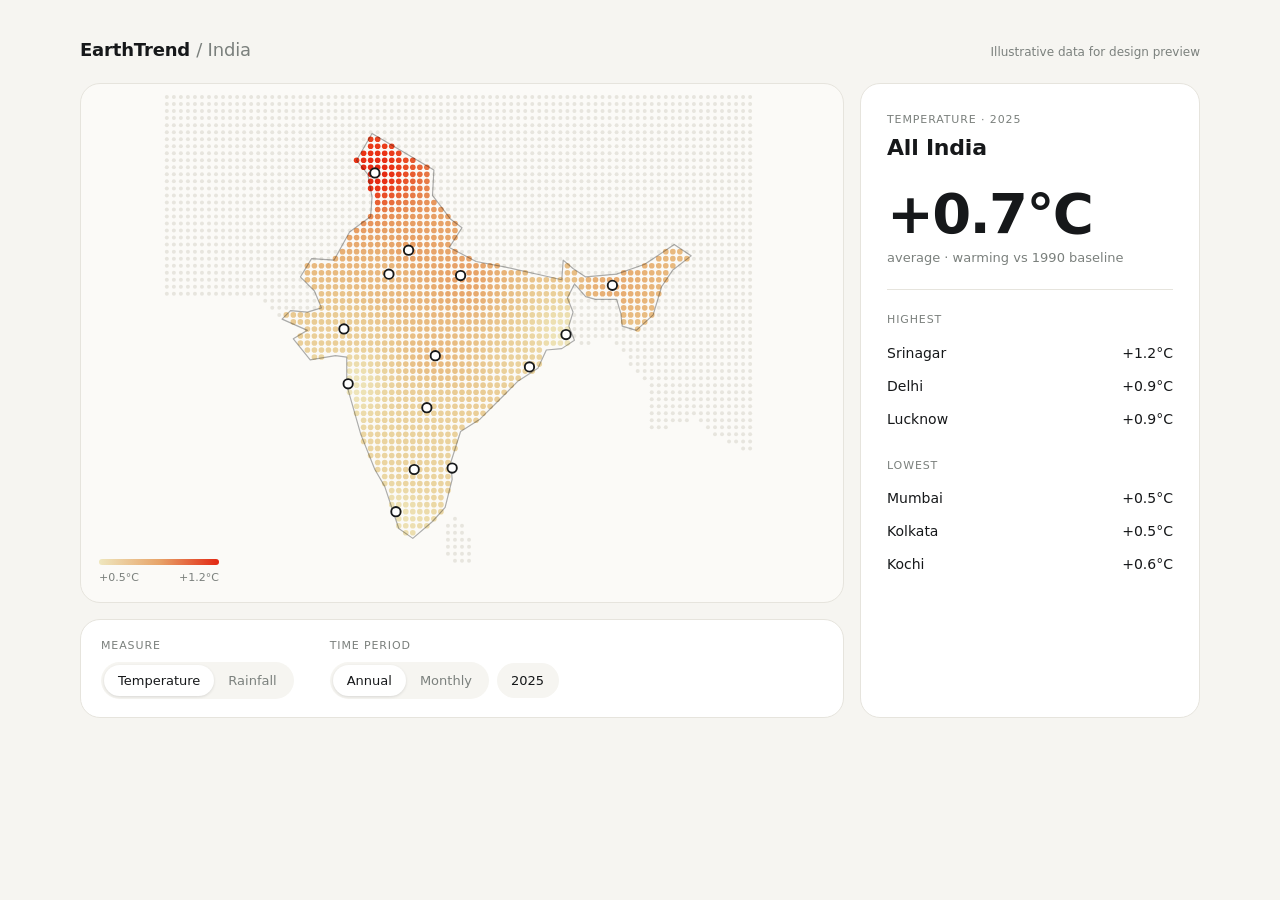
<file: src/index.html>
<!DOCTYPE html>
<html lang="en">
<head>
<meta charset="utf-8">
<meta name="viewport" content="width=device-width, initial-scale=1, viewport-fit=cover">
<title>EarthTrend · India</title>
<link rel="stylesheet" href="styles.css">
</head>
<body>
<div class="wrap">
<header><div class="brand">EarthTrend <span>/ India</span></div><div class="note">Illustrative data for design preview</div></header>
<main class="grid">
  <section class="card map" id="mapbox" aria-label="Map of India">
    <svg id="svg" viewBox="0 0 504 432" preserveAspectRatio="xMidYMid meet" role="img" aria-label="Dot map of India and surrounding area with regional trend markers"></svg>
    <div class="legend"><div class="bar" id="bar"></div><div><span id="lo"></span><span id="hi"></span></div></div>
  </section>
  <section class="card options" aria-label="Options">
    <div class="grp"><label>Measure</label><div class="seg" id="m"></div></div>
    <div class="grp"><label>Time period</label>
      <div class="ctl"><div class="seg" id="p"></div><select id="mo" aria-label="Month"></select><select id="yr" aria-label="Year"></select></div></div>
  </section>
  <aside class="card summary" aria-live="polite">
    <div><div class="kicker" id="k"></div><div class="title" id="t"></div></div>
    <div><div class="big" id="v"></div><div class="cap" id="c"></div></div>
    <div class="rank"></div>
    <div class="list" id="top"></div>
    <div class="list" id="low"></div>
    <button class="reset" id="reset">← Back to all India</button>
  </aside>
</main>
</div>
<script src="scripts.js"></script>
</body>
</html>
</file>
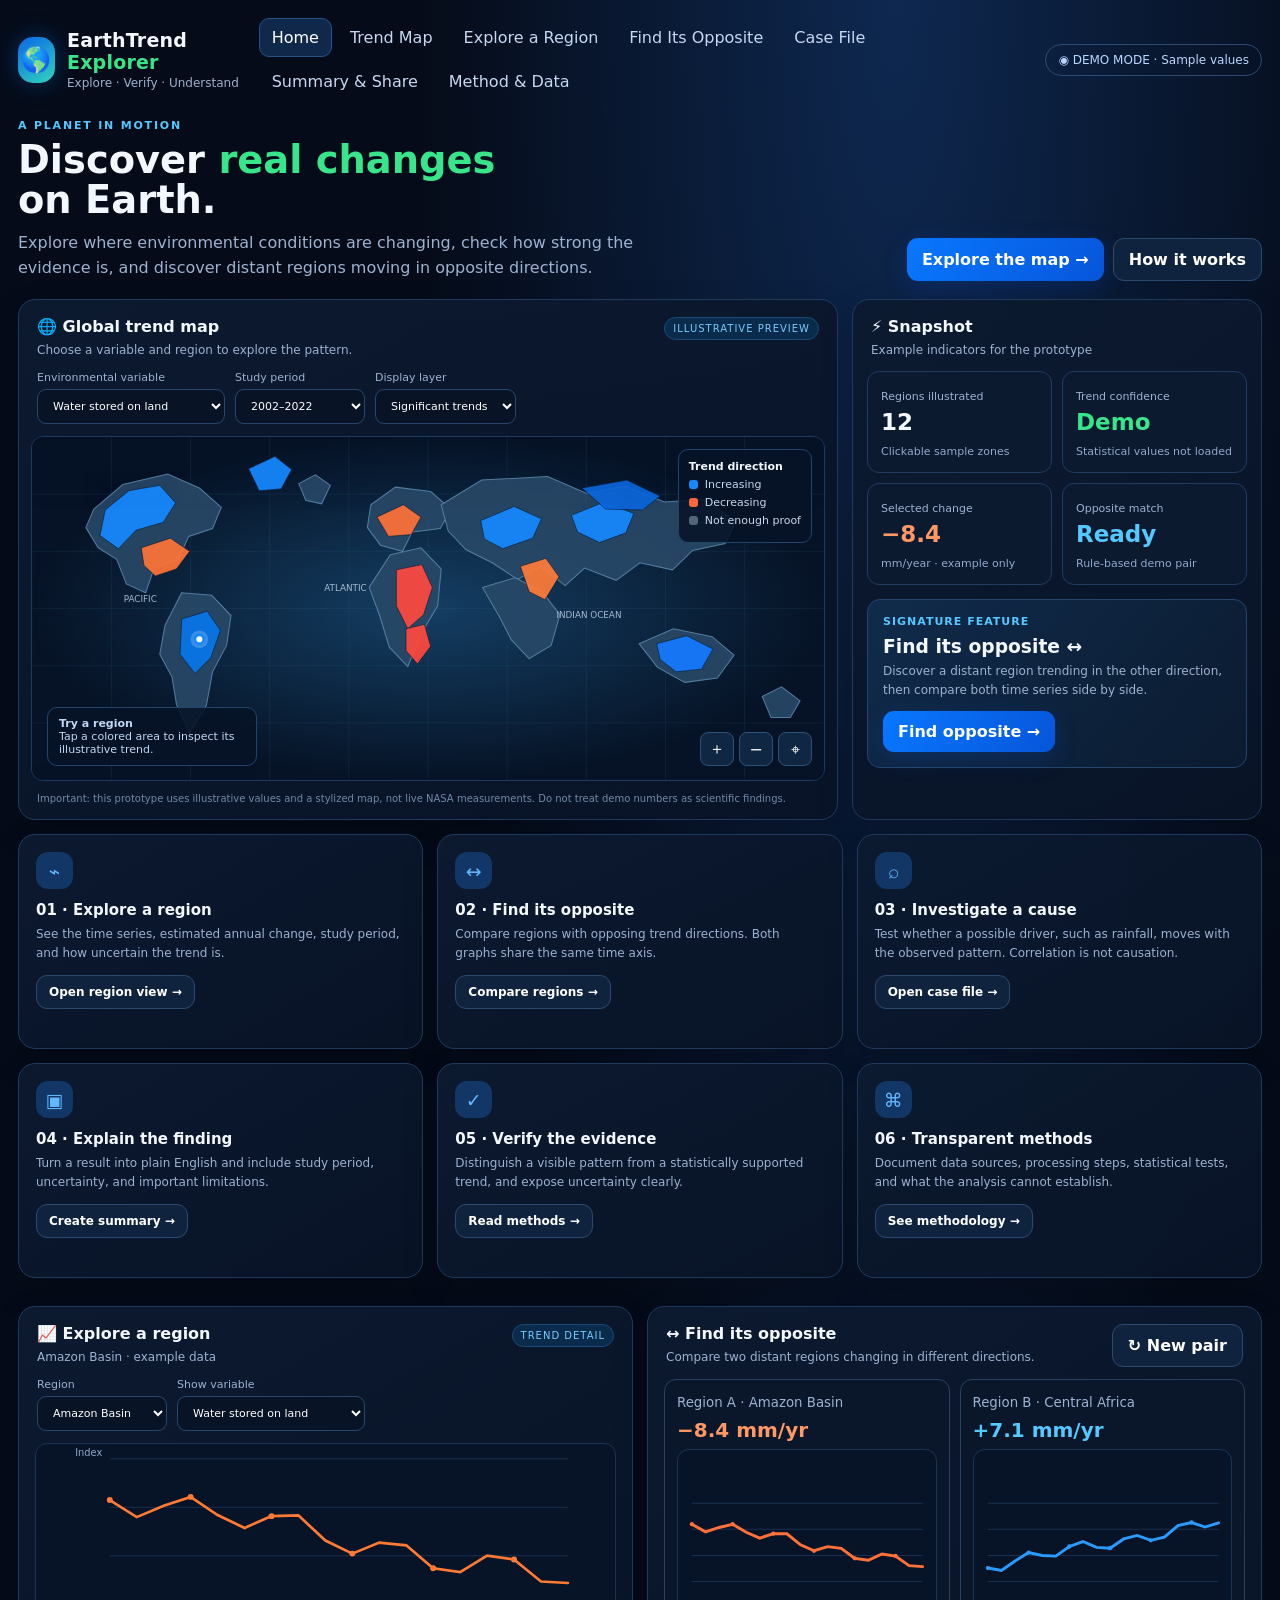
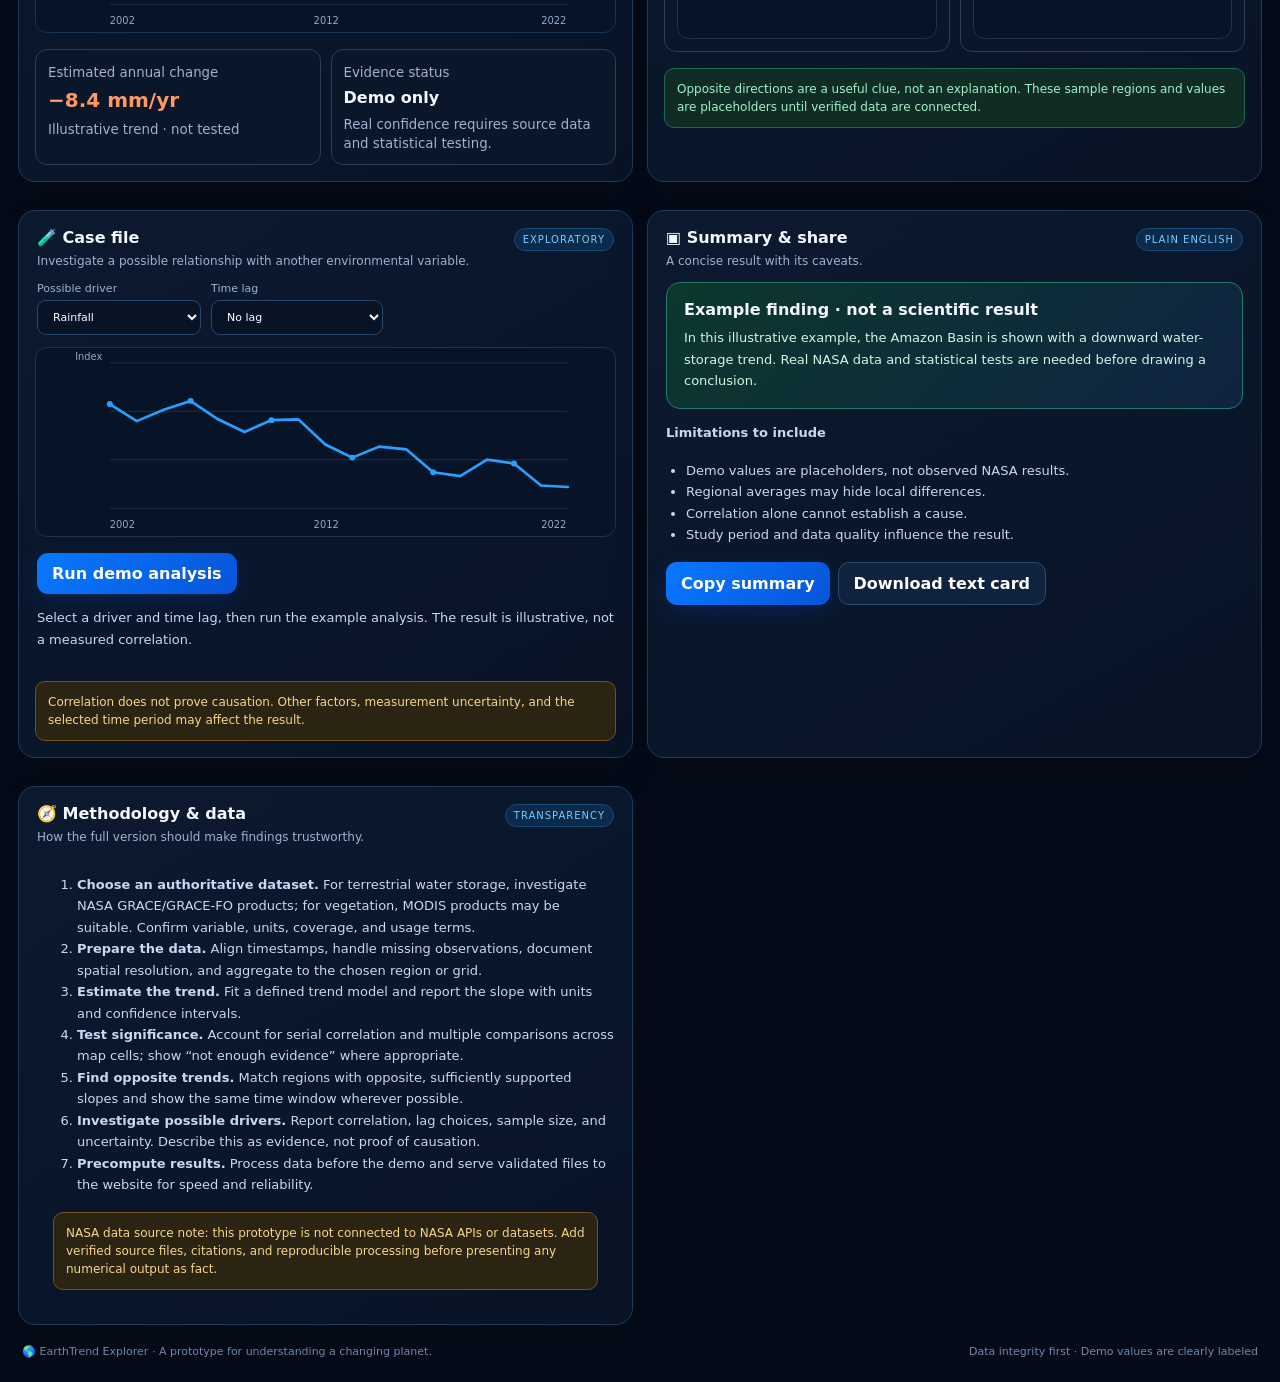
<file: src/earthtrend_explorer.html>
<!DOCTYPE html>
<html lang="en">
<head>
<meta charset="UTF-8">
<meta name="viewport" content="width=device-width, initial-scale=1.0">
<title>EarthTrend Explorer — Explore, Verify, Understand</title>
<style>
:root{--bg:#050b18;--panel:#0b1528;--panel2:#0d1c33;--line:#203a5e;--blue:#2387ff;--cyan:#55c8ff;--green:#38e58a;--orange:#ff7a35;--red:#ff4b45;--text:#f3f7ff;--muted:#9db2d0;--soft:#c7d8f2}
*{box-sizing:border-box}html{scroll-behavior:smooth}body{margin:0;background:radial-gradient(ellipse at 70% 0%,#0e2850 0,transparent 38%),var(--bg);color:var(--text);font-family:Inter,ui-sans-serif,system-ui,-apple-system,Segoe UI,sans-serif}button,select,input{font:inherit}button{cursor:pointer}.shell{max-width:1500px;margin:auto;padding:18px}.topbar{display:flex;align-items:center;justify-content:space-between;gap:16px;margin-bottom:18px}.brand{display:flex;align-items:center;gap:12px}.logo{width:46px;height:46px;border-radius:15px;background:linear-gradient(145deg,#0b65e8,#31d5be);display:grid;place-items:center;font-size:24px;box-shadow:0 0 25px #137dff55}.brand h1{font-size:19px;margin:0;letter-spacing:.2px}.brand p{margin:3px 0 0;color:var(--muted);font-size:12px}.nav{display:flex;flex-wrap:wrap;gap:5px}.nav button,.ghost{background:transparent;color:var(--soft);border:1px solid transparent;padding:9px 12px;border-radius:10px}.nav button:hover,.nav button.active{background:#10284a;border-color:#24538a;color:white}.pill{border:1px solid #2b4b74;border-radius:20px;padding:8px 12px;color:#b9d7ff;font-size:12px;white-space:nowrap}.hero{display:grid;grid-template-columns:1fr auto;gap:20px;align-items:end;margin:14px 0 18px}.eyebrow{font-size:11px;letter-spacing:1.8px;text-transform:uppercase;color:var(--cyan);font-weight:800}.hero h2{font-size:clamp(27px,3vw,42px);line-height:1.04;margin:8px 0 10px;max-width:650px}.hero h2 span{color:var(--green)}.hero p{color:var(--muted);max-width:690px;margin:0;line-height:1.6}.hero-actions{display:flex;gap:9px;flex-wrap:wrap}.btn{border:0;border-radius:11px;padding:11px 15px;background:linear-gradient(120deg,#0878ff,#0755d9);color:white;font-weight:750;box-shadow:0 7px 24px #005dff2c}.btn:hover{filter:brightness(1.15);transform:translateY(-1px)}.btn.secondary{background:#10233e;border:1px solid #2b4a70;box-shadow:none}.btn.green{background:linear-gradient(120deg,#0bbf78,#087e68)}.dashboard{display:grid;grid-template-columns:minmax(0,1.6fr) minmax(300px,.8fr);gap:14px}.panel{background:linear-gradient(150deg,#0c1a30f5,#081326f5);border:1px solid var(--line);border-radius:17px;box-shadow:0 14px 36px #0002;overflow:hidden}.panel-head{display:flex;justify-content:space-between;align-items:flex-start;gap:12px;padding:17px 18px 12px}.panel-head h3{margin:0;font-size:16px}.panel-head p{margin:5px 0 0;color:var(--muted);font-size:12px;line-height:1.5}.controls{display:flex;gap:10px;flex-wrap:wrap;padding:0 18px 12px}.field{display:flex;flex-direction:column;gap:5px;color:var(--muted);font-size:11px;min-width:130px}.field select,.field input{background:#081326;color:white;border:1px solid #29476d;border-radius:9px;padding:9px 11px;outline:none}.mapwrap{position:relative;padding:0 12px 12px}.mapbox{height:345px;position:relative;overflow:hidden;border:1px solid #1b3b62;border-radius:12px;background:radial-gradient(ellipse at 52% 48%,#133c65 0,#071b31 52%,#061020 100%)}.mapbox:before{content:"";position:absolute;inset:0;background-image:linear-gradient(#2b629222 1px,transparent 1px),linear-gradient(90deg,#2b629222 1px,transparent 1px);background-size:35px 35px;opacity:.5}.world{position:absolute;width:100%;height:100%;inset:0}.land{fill:#284968;stroke:#5b86a9;stroke-width:1.2;opacity:.9}.heat{opacity:.92;stroke:#06172b;stroke-width:.7;cursor:pointer;transition:opacity .2s}.heat:hover{opacity:1;stroke:white;stroke-width:2}.maplabel{position:absolute;left:15px;bottom:14px;background:#061326df;border:1px solid #23446a;padding:9px 11px;border-radius:10px;font-size:11px;color:#c2d7f2;max-width:210px}.legend{position:absolute;right:12px;top:12px;background:#061326df;border:1px solid #23446a;padding:10px;border-radius:10px;font-size:11px}.legend div{display:flex;align-items:center;gap:7px;margin:5px 0;color:#c6d8ef}.dot{width:9px;height:9px;border-radius:3px;display:inline-block}.map-actions{position:absolute;right:12px;bottom:14px;display:flex;gap:5px}.map-actions button{background:#102744;border:1px solid #2d527a;color:white;border-radius:8px;width:34px;height:34px}.stats{display:grid;grid-template-columns:repeat(2,1fr);gap:10px;padding:0 14px 14px}.stat{padding:13px;border:1px solid #203c60;border-radius:12px;background:#0c1a30}.stat .label{color:var(--muted);font-size:11px}.stat strong{display:block;font-size:23px;margin:5px 0}.stat small{color:#8fa9ca;font-size:11px}.positive{color:var(--cyan)}.negative{color:#ff9865}.good{color:var(--green)}.feature-grid{display:grid;grid-template-columns:repeat(3,minmax(0,1fr));gap:14px;margin-top:14px}.feature{padding:17px;min-height:215px}.feature .icon{width:37px;height:37px;border-radius:12px;background:#123665;color:#62b8ff;display:grid;place-items:center;font-size:19px;margin-bottom:12px}.feature h3{font-size:15px;margin:0 0 6px}.feature p{font-size:12px;color:var(--muted);line-height:1.55;margin:0 0 13px}.feature .btn{padding:9px 12px;font-size:12px}.below{display:grid;grid-template-columns:1fr 1fr;gap:14px;margin-top:14px}.chart-area{padding:0 16px 16px}.chart{width:100%;height:190px;display:block;background:#071326;border:1px solid #1b3454;border-radius:12px}.chart text{fill:#91aaca;font-size:10px}.chart .gridline{stroke:#18304d;stroke-width:1}.chart .line1{stroke:#ff7a35;stroke-width:3;fill:none}.chart .line2{stroke:#27a0ff;stroke-width:3;fill:none}.chart .trend{stroke:#fff;stroke-width:1.5;stroke-dasharray:5 5;opacity:.75}.result-row{display:grid;grid-template-columns:1fr 1fr;gap:10px;padding:0 16px 16px}.regionbox{padding:12px;border-radius:12px;border:1px solid #29405d;background:#0a172b}.regionbox small{color:var(--muted)}.regionbox strong{display:block;font-size:20px;margin:7px 0}.notice{margin:0 16px 16px;padding:11px 12px;background:#102c25;border:1px solid #1c6b4c;border-radius:10px;color:#9ff2c6;font-size:12px;line-height:1.5}.warning{background:#2c2413;border-color:#72521b;color:#f7d58a}.detail{display:none;margin-top:14px}.detail.show{display:block}.detail-body{padding:0 18px 18px}.detail-body p,.detail-body li{color:var(--soft);font-size:13px;line-height:1.65}.detail-body ul{padding-left:20px}.sharecard{padding:17px;border-radius:14px;background:linear-gradient(135deg,#0b382d,#102342);border:1px solid #237b65;margin-bottom:12px}.sharecard h4{margin:0 0 8px}.sharecard p{margin:0;color:#d1f7e5}.footer{display:flex;justify-content:space-between;gap:12px;flex-wrap:wrap;color:#6f88a8;font-size:11px;padding:20px 4px 6px}.tag{font-size:10px;text-transform:uppercase;letter-spacing:1px;color:#78c9ff;background:#0b2b4c;border:1px solid #1a4a75;border-radius:20px;padding:5px 8px}.small-note{font-size:10px;color:#718aa8;margin:0 18px 15px}.hidden{display:none!important}
@media(max-width:980px){.dashboard{grid-template-columns:1fr}.feature-grid{grid-template-columns:repeat(2,1fr)}.hero{grid-template-columns:1fr}.hero-actions{justify-content:flex-start}.below{grid-template-columns:1fr}.mapbox{height:320px}}
@media(max-width:620px){.shell{padding:11px}.topbar{align-items:flex-start;flex-direction:column}.nav{width:100%;overflow-x:auto;flex-wrap:nowrap}.nav button{white-space:nowrap;font-size:12px}.pill{display:none}.hero h2{font-size:30px}.feature-grid{grid-template-columns:1fr}.mapbox{height:280px}.legend{font-size:10px}.stats{gap:7px;padding:0 9px 10px}.stat{padding:10px}.stat strong{font-size:19px}.panel-head{padding:14px}.controls{padding:0 14px 12px}.field{flex:1}.result-row{grid-template-columns:1fr}.maplabel{max-width:165px;font-size:10px}}
</style>
</head>
<body>
<div class="shell">
<header class="topbar">
 <div class="brand"><div class="logo">🌎</div><div><h1>EarthTrend <span style="color:var(--green)">Explorer</span></h1><p>Explore · Verify · Understand</p></div></div>
 <nav class="nav" aria-label="Main navigation">
  <button class="active" data-target="home">Home</button><button data-target="mapPanel">Trend Map</button><button data-target="regionPanel">Explore a Region</button><button data-target="oppositePanel">Find Its Opposite</button><button data-target="casePanel">Case File</button><button data-target="sharePanel">Summary & Share</button><button data-target="methodPanel">Method & Data</button>
 </nav>
 <div class="pill">◉ DEMO MODE · Sample values</div>
</header>
<section class="hero" id="home">
 <div><div class="eyebrow">A planet in motion</div><h2>Discover <span>real changes</span><br>on Earth.</h2><p>Explore where environmental conditions are changing, check how strong the evidence is, and discover distant regions moving in opposite directions.</p></div>
 <div class="hero-actions"><button class="btn" onclick="goTo('mapPanel')">Explore the map →</button><button class="btn secondary" onclick="goTo('methodPanel')">How it works</button></div>
</section>
<section class="dashboard">
 <article class="panel" id="mapPanel">
  <div class="panel-head"><div><h3>🌐 Global trend map</h3><p>Choose a variable and region to explore the pattern.</p></div><span class="tag">Illustrative preview</span></div>
  <div class="controls">
   <label class="field">Environmental variable<select id="variable"><option value="water">Water stored on land</option><option value="vegetation">Vegetation greenness</option><option value="temperature">Land surface temperature</option><option value="rainfall">Precipitation</option></select></label>
   <label class="field">Study period<select id="period"><option>2002–2022</option><option>2005–2022</option><option>2010–2022</option></select></label>
   <label class="field">Display layer<select id="layer"><option value="significant">Significant trends</option><option value="all">All sample trends</option></select></label>
  </div>
  <div class="mapwrap"><div class="mapbox">
   <svg class="world" viewBox="0 0 900 390" role="img" aria-label="Stylized world map with illustrative environmental trend colors" preserveAspectRatio="xMidYMid meet">
    <defs><radialGradient id="ocean"><stop stop-color="#143e63"/><stop offset="1" stop-color="#061326"/></radialGradient></defs>
    <rect width="900" height="390" fill="url(#ocean)"/>
    <g opacity=".22" stroke="#3b719b" stroke-width=".7"><path d="M0 65H900M0 130H900M0 195H900M0 260H900M0 325H900"/><path d="M90 0V390M180 0V390M270 0V390M360 0V390M450 0V390M540 0V390M630 0V390M720 0V390M810 0V390"/></g>
    <g class="land">
     <path d="M70 82 L103 54 154 42 190 58 215 80 205 104 178 113 166 139 139 148 129 177 107 167 96 139 75 126 61 103Z"/>
     <path d="M170 177 L204 180 226 203 221 237 205 267 198 305 179 337 164 304 159 273 145 247 151 214Z"/>
     <path d="M385 77 L413 57 453 62 476 82 464 104 432 108 421 130 396 123 381 103Z"/>
     <path d="M407 134 L442 126 465 150 461 192 442 224 427 261 406 239 395 203 383 171Z"/>
     <path d="M465 77 L511 49 586 45 630 64 674 56 719 74 763 71 800 96 788 121 751 129 728 151 691 143 664 163 628 149 606 169 578 147 552 162 523 143 493 128 473 107Z"/>
     <path d="M512 171 L549 160 579 175 600 202 590 237 565 252 545 231 531 204Z"/>
     <path d="M690 235 L729 218 773 227 798 248 779 274 742 279 711 262Z"/>
     <path d="M830 295 L852 284 873 300 862 319 840 319Z"/>
     <path d="M303 53 L322 43 339 55 329 76 311 72Z"/>
    </g>
    <g id="heatLayer">
     <path class="heat" data-region="North America" fill="#1688ff" d="M83 83L110 61 145 55 163 75 149 97 118 106 98 127 77 112Z"/>
     <path class="heat" data-region="North America" fill="#ff7438" d="M124 126L157 115 179 130 164 150 140 158 127 146Z"/>
     <path class="heat" data-region="Amazon Basin" fill="#0876e9" d="M170 207L199 198 214 220 203 251 185 269 168 247Z"/>
     <path class="heat" data-region="Europe" fill="#ff7138" d="M392 91L422 77 442 91 431 111 405 113Z"/>
     <path class="heat" data-region="Central Africa" fill="#ff493e" d="M414 151L443 145 455 171 445 202 427 218 414 192Z"/>
     <path class="heat" data-region="Central Asia" fill="#1688ff" d="M510 95L548 79 579 93 569 115 535 127 514 116Z"/>
     <path class="heat" data-region="South Asia" fill="#ff7c39" d="M555 147L584 138 599 159 583 185 565 176Z"/>
     <path class="heat" data-region="East Asia" fill="#1688ff" d="M613 89L650 74 684 87 675 109 645 120 620 108Z"/>
     <path class="heat" data-region="Australia" fill="#147aff" d="M710 235L744 226 774 241 761 264 732 267 714 253Z"/>
     <path class="heat" data-region="Siberia" fill="#0a65d9" d="M625 58L676 49 714 67 694 83 652 82Z"/>
     <path class="heat" data-region="Greenland" fill="#1688ff" d="M246 36L276 22 295 37 283 59 258 61Z"/>
     <path class="heat" data-region="Southern Africa" fill="#ff493e" d="M425 218L446 213 453 238 438 258 425 243Z"/>
    </g>
    <g fill="#d8eaff" font-size="10" opacity=".75"><text x="104" y="188">PACIFIC</text><text x="332" y="175">ATLANTIC</text><text x="596" y="206">INDIAN OCEAN</text></g>
    <g id="pin" transform="translate(190 230)"><circle r="10" fill="#fff" opacity=".2"/><circle r="5" fill="#fff" stroke="#1688ff" stroke-width="3"/></g>
   </svg>
   <div class="legend"><strong style="font-size:11px">Trend direction</strong><div><i class="dot" style="background:#1688ff"></i> Increasing</div><div><i class="dot" style="background:#ff6639"></i> Decreasing</div><div><i class="dot" style="background:#52657a"></i> Not enough proof</div></div>
   <div class="maplabel" id="mapLabel"><b>Try a region</b><br>Tap a colored area to inspect its illustrative trend.</div>
   <div class="map-actions"><button title="Zoom in" onclick="zoomMap(1)">＋</button><button title="Zoom out" onclick="zoomMap(-1)">−</button><button title="Reset map" onclick="resetMap()">⌖</button></div>
  </div></div>
  <p class="small-note">Important: this prototype uses illustrative values and a stylized map, not live NASA measurements. Do not treat demo numbers as scientific findings.</p>
 </article>
 <aside class="panel">
  <div class="panel-head"><div><h3>⚡ Snapshot</h3><p>Example indicators for the prototype</p></div></div>
  <div class="stats">
   <div class="stat"><span class="label">Regions illustrated</span><strong>12</strong><small>Clickable sample zones</small></div>
   <div class="stat"><span class="label">Trend confidence</span><strong class="good">Demo</strong><small>Statistical values not loaded</small></div>
   <div class="stat"><span class="label">Selected change</span><strong id="statChange" class="negative">−8.4</strong><small id="statUnit">mm/year · example only</small></div>
   <div class="stat"><span class="label">Opposite match</span><strong class="positive">Ready</strong><small>Rule-based demo pair</small></div>
  </div>
  <div style="padding:0 14px 15px"><div style="border:1px solid #24466e;background:linear-gradient(130deg,#102b4b,#0b1b30);padding:15px;border-radius:13px"><div style="font-size:11px;color:var(--cyan);font-weight:800;letter-spacing:1px">SIGNATURE FEATURE</div><h3 style="margin:8px 0 5px">Find its opposite ↔</h3><p style="font-size:12px;color:var(--muted);line-height:1.55;margin:0 0 12px">Discover a distant region trending in the other direction, then compare both time series side by side.</p><button class="btn" onclick="goTo('oppositePanel')">Find opposite →</button></div></div>
 </aside>
</section>
<section class="feature-grid">
 <article class="panel feature"><div class="icon">⌁</div><h3>01 · Explore a region</h3><p>See the time series, estimated annual change, study period, and how uncertain the trend is.</p><button class="btn secondary" onclick="goTo('regionPanel')">Open region view →</button></article>
 <article class="panel feature"><div class="icon">↔</div><h3>02 · Find its opposite</h3><p>Compare regions with opposing trend directions. Both graphs share the same time axis.</p><button class="btn secondary" onclick="goTo('oppositePanel')">Compare regions →</button></article>
 <article class="panel feature"><div class="icon">⌕</div><h3>03 · Investigate a cause</h3><p>Test whether a possible driver, such as rainfall, moves with the observed pattern. Correlation is not causation.</p><button class="btn secondary" onclick="goTo('casePanel')">Open case file →</button></article>
 <article class="panel feature"><div class="icon">▣</div><h3>04 · Explain the finding</h3><p>Turn a result into plain English and include study period, uncertainty, and important limitations.</p><button class="btn secondary" onclick="goTo('sharePanel')">Create summary →</button></article>
 <article class="panel feature"><div class="icon">✓</div><h3>05 · Verify the evidence</h3><p>Distinguish a visible pattern from a statistically supported trend, and expose uncertainty clearly.</p><button class="btn secondary" onclick="goTo('methodPanel')">Read methods →</button></article>
 <article class="panel feature"><div class="icon">⌘</div><h3>06 · Transparent methods</h3><p>Document data sources, processing steps, statistical tests, and what the analysis cannot establish.</p><button class="btn secondary" onclick="goTo('methodPanel')">See methodology →</button></article>
</section>
<section class="below">
 <article class="panel detail show" id="regionPanel">
  <div class="panel-head"><div><h3>📈 Explore a region</h3><p id="regionSubtitle">Amazon Basin · example data</p></div><span class="tag">Trend detail</span></div>
  <div class="controls"><label class="field">Region<select id="region"><option>Amazon Basin</option><option>Central Africa</option><option>Central Asia</option><option>Siberia</option><option>Australia</option><option>North America</option></select></label><label class="field">Show variable<select id="regionVariable"><option value="water">Water stored on land</option><option value="vegetation">Vegetation greenness</option><option value="temperature">Land surface temperature</option><option value="rainfall">Precipitation</option></select></label></div>
  <div class="chart-area"><svg id="regionChart" class="chart" viewBox="0 0 520 190" role="img" aria-label="Illustrative regional time series"></svg></div>
  <div class="result-row"><div class="regionbox"><small>Estimated annual change</small><strong id="regionRate" class="negative">−8.4 mm/yr</strong><small id="regionSignificance">Illustrative trend · not tested</small></div><div class="regionbox"><small>Evidence status</small><strong id="regionEvidence" style="font-size:16px">Demo only</strong><small>Real confidence requires source data and statistical testing.</small></div></div>
 </article>
 <article class="panel detail show" id="oppositePanel">
  <div class="panel-head"><div><h3>↔ Find its opposite</h3><p>Compare two distant regions changing in different directions.</p></div><button class="btn secondary" onclick="newPair()">↻ New pair</button></div>
  <div class="result-row"><div class="regionbox"><small id="leftName">Region A · Amazon Basin</small><strong class="negative">−8.4 mm/yr</strong><svg id="leftChart" class="chart" viewBox="0 0 240 100" aria-label="Illustrative decreasing series"></svg></div><div class="regionbox"><small id="rightName">Region B · Central Africa</small><strong class="positive">+7.1 mm/yr</strong><svg id="rightChart" class="chart" viewBox="0 0 240 100" aria-label="Illustrative increasing series"></svg></div></div>
  <div class="notice">Opposite directions are a useful clue, not an explanation. These sample regions and values are placeholders until verified data are connected.</div>
 </article>
 <article class="panel detail show" id="casePanel">
  <div class="panel-head"><div><h3>🧪 Case file</h3><p>Investigate a possible relationship with another environmental variable.</p></div><span class="tag">Exploratory</span></div>
  <div class="controls"><label class="field">Possible driver<select id="driver"><option>Rainfall</option><option>Temperature</option><option>Vegetation greenness</option></select></label><label class="field">Time lag<select id="lag"><option value="0">No lag</option><option value="1">Driver leads by 1 year</option><option value="2">Driver leads by 2 years</option></select></label></div>
  <div class="chart-area"><svg id="caseChart" class="chart" viewBox="0 0 520 190" aria-label="Illustrative comparison of two variables"></svg></div>
  <div class="detail-body"><button class="btn" onclick="runCase()">Run demo analysis</button><p id="caseResult">Select a driver and time lag, then run the example analysis. The result is illustrative, not a measured correlation.</p></div>
  <div class="notice warning">Correlation does not prove causation. Other factors, measurement uncertainty, and the selected time period may affect the result.</div>
 </article>
 <article class="panel detail show" id="sharePanel">
  <div class="panel-head"><div><h3>▣ Summary & share</h3><p>A concise result with its caveats.</p></div><span class="tag">Plain English</span></div>
  <div class="detail-body"><div class="sharecard" id="shareCard"><h4>Example finding · not a scientific result</h4><p id="summaryText">In this illustrative example, the Amazon Basin is shown with a downward water-storage trend. Real NASA data and statistical tests are needed before drawing a conclusion.</p></div><p><b>Limitations to include</b></p><ul><li>Demo values are placeholders, not observed NASA results.</li><li>Regional averages may hide local differences.</li><li>Correlation alone cannot establish a cause.</li><li>Study period and data quality influence the result.</li></ul><div style="display:flex;gap:8px;flex-wrap:wrap"><button class="btn" onclick="copySummary()">Copy summary</button><button class="btn secondary" onclick="downloadSummary()">Download text card</button></div><p id="copyStatus" aria-live="polite"></p></div>
 </article>
 <article class="panel detail show" id="methodPanel">
  <div class="panel-head"><div><h3>🧭 Methodology & data</h3><p>How the full version should make findings trustworthy.</p></div><span class="tag">Transparency</span></div>
  <div class="detail-body"><ol><li><b>Choose an authoritative dataset.</b> For terrestrial water storage, investigate NASA GRACE/GRACE-FO products; for vegetation, MODIS products may be suitable. Confirm variable, units, coverage, and usage terms.</li><li><b>Prepare the data.</b> Align timestamps, handle missing observations, document spatial resolution, and aggregate to the chosen region or grid.</li><li><b>Estimate the trend.</b> Fit a defined trend model and report the slope with units and confidence intervals.</li><li><b>Test significance.</b> Account for serial correlation and multiple comparisons across map cells; show “not enough evidence” where appropriate.</li><li><b>Find opposite trends.</b> Match regions with opposite, sufficiently supported slopes and show the same time window wherever possible.</li><li><b>Investigate possible drivers.</b> Report correlation, lag choices, sample size, and uncertainty. Describe this as evidence, not proof of causation.</li><li><b>Precompute results.</b> Process data before the demo and serve validated files to the website for speed and reliability.</li></ol><div class="notice warning">NASA data source note: this prototype is not connected to NASA APIs or datasets. Add verified source files, citations, and reproducible processing before presenting any numerical output as fact.</div></div>
 </article>
</section>
<footer class="footer"><span>🌎 EarthTrend Explorer · A prototype for understanding a changing planet.</span><span>Data integrity first · Demo values are clearly labeled</span></footer>
</div>
<script>
const regionData={
 "Amazon Basin":{rate:-8.4,unit:"mm/yr",evidence:"Demo only",color:"#ff7a35"},
 "Central Africa":{rate:7.1,unit:"mm/yr",evidence:"Demo only",color:"#29a2ff"},
 "Central Asia":{rate:-12.4,unit:"mm/yr",evidence:"Demo only",color:"#ff7a35"},
 "Siberia":{rate:5.6,unit:"mm/yr",evidence:"Demo only",color:"#29a2ff"},
 "Australia":{rate:3.2,unit:"mm/yr",evidence:"Demo only",color:"#29a2ff"},
 "North America":{rate:-2.8,unit:"mm/yr",evidence:"Demo only",color:"#ff7a35"}
};
let pairIndex=0, zoom=1;
function goTo(id){const el=document.getElementById(id);if(el){el.scrollIntoView({behavior:'smooth',block:'start'});document.querySelectorAll('.nav button').forEach(b=>b.classList.toggle('active',b.dataset.target===id));}}
document.querySelectorAll('.nav button').forEach(b=>b.addEventListener('click',()=>goTo(b.dataset.target)));
function makeSeries(svgId,trend,color,compact=false,second=false){
 const svg=document.getElementById(svgId);if(!svg)return;
 const W=compact?240:520,H=compact?100:190,L=compact?13:42,R=compact?12:15,T=compact?12:15,B=compact?15:28;
 let pts=[];for(let i=0;i<18;i++){let x=L+i*(W-L-R)/17;let wobble=Math.sin(i*1.63)* (compact?5:13)+Math.cos(i*.57)*(compact?2:5);let base=H/2-trend*(i-8.5)*(compact?2.4:5.1)+wobble;let y=Math.max(T+4,Math.min(H-B-4,base));pts.push([x,y]);}
 let grid='';for(let i=0;i<4;i++){let y=T+i*(H-T-B)/3;grid+=`<line class="gridline" x1="${L}" y1="${y}" x2="${W-R}" y2="${y}"/>`;}
 let path=pts.map((p,i)=>(i?'L':'M')+p[0].toFixed(1)+' '+p[1].toFixed(1)).join(' ');
 let trendpath=`M ${pts[0][0]} ${pts[0][1]+(trend>0?7:-7)} L ${pts[17][0]} ${pts[17][1]+(trend>0?-7:7)}`;
 svg.innerHTML=grid+`<path d="${path}" fill="none" stroke="${color}" stroke-width="2.7" stroke-linecap="round"/>`+pts.filter((_,i)=>i%3===0).map(p=>`<circle cx="${p[0]}" cy="${p[1]}" r="${compact?2:3}" fill="${color}"/>`).join('')+(!compact?`<text x="${L}" y="${H-8}">2002</text><text x="${W/2-12}" y="${H-8}">2012</text><text x="${W-R-27}" y="${H-8}">2022</text><text x="7" y="12">Index</text>`:'');
}
function updateRegion(){
 const name=document.getElementById('region').value, variable=document.getElementById('regionVariable').value;
 let d=regionData[name],factor={water:1,vegetation:.12,temperature:.08,rainfall:.3}[variable],units={water:'mm/yr',vegetation:'index/yr',temperature:'°C/yr',rainfall:'mm/yr'};
 let rate=d.rate*factor;
 document.getElementById('regionSubtitle').textContent=name+' · illustrative sample';
 document.getElementById('regionRate').textContent=(rate<0?'−':'+')+Math.abs(rate).toFixed(2)+' '+units[variable];
 document.getElementById('regionRate').className=rate<0?'negative':'positive';
 document.getElementById('regionEvidence').textContent='Demo only';
 document.getElementById('regionSignificance').textContent='No statistical test has been run';
 makeSeries('regionChart',rate>0?1:-1,rate>0?'#29a2ff':'#ff7a35');
 document.getElementById('summaryText').textContent=`In this illustrative example, ${name} is shown with a ${rate<0?'downward':'upward'} ${document.getElementById('regionVariable').selectedOptions[0].text.toLowerCase()} trend (${Math.abs(rate).toFixed(2)} ${units[variable]}). This is a placeholder, not a measured NASA finding; real data and statistical tests are required.`;
 document.getElementById('statChange').textContent=(rate<0?'−':'+')+Math.abs(rate).toFixed(2);
 document.getElementById('statUnit').textContent=units[variable]+' · example only';
}
document.getElementById('region').addEventListener('change',updateRegion);
document.getElementById('regionVariable').addEventListener('change',updateRegion);
document.getElementById('variable').addEventListener('change',e=>{
 const v=e.target.value;let names={water:'Water stored on land',vegetation:'Vegetation greenness',temperature:'Land surface temperature',rainfall:'Precipitation'};
 document.getElementById('mapLabel').innerHTML='<b>'+names[v]+'</b><br>Map colors are illustrative only. Select a region below to inspect the demo series.';
 document.getElementById('regionVariable').value=v;updateRegion();
});
document.querySelectorAll('.heat').forEach(el=>el.addEventListener('click',()=>{
 const name=el.dataset.region;let target=regionData[name]?name:(name==='Europe'?'Central Asia':name==='South Asia'?'Central Asia':name==='East Asia'?'Siberia':name==='Southern Africa'?'Central Africa':'Amazon Basin');
 document.getElementById('region').value=target;updateRegion();
 document.getElementById('mapLabel').innerHTML='<b>'+name+'</b><br>Selected on the illustrative map. Scroll to “Explore a region” for the sample time series.';
 goTo('regionPanel');
}));
function zoomMap(d){zoom=Math.max(.8,Math.min(1.5,zoom+d*.1));document.querySelector('.world').style.transform=`scale(${zoom})`;document.querySelector('.world').style.transition='transform .2s';}
function resetMap(){zoom=1;document.querySelector('.world').style.transform='scale(1)';}
function drawPair(){
 const pairs=[['Amazon Basin','Central Africa',-1,1],['Central Asia','Siberia',-1,1],['North America','Australia',-1,1]];
 let p=pairs[pairIndex%pairs.length];document.getElementById('leftName').textContent='Region A · '+p[0];document.getElementById('rightName').textContent='Region B · '+p[1];
 document.querySelector('#oppositePanel .result-row .regionbox:first-child strong').textContent=(regionData[p[0]].rate<0?'−':'+')+Math.abs(regionData[p[0]].rate).toFixed(1)+' mm/yr';
 document.querySelector('#oppositePanel .result-row .regionbox:last-child strong').textContent=(regionData[p[1]].rate<0?'−':'+')+Math.abs(regionData[p[1]].rate).toFixed(1)+' mm/yr';
 makeSeries('leftChart',-1,'#ff7138',true);makeSeries('rightChart',1,'#2b9cff',true);
}
function newPair(){pairIndex++;drawPair();}
function runCase(){
 const driver=document.getElementById('driver').value,lag=document.getElementById('lag').value;
 const examples={'Rainfall':'0.62','Temperature':'0.48','Vegetation greenness':'0.71'};
 const r=(Number(examples[driver])-(Number(lag)*.06)).toFixed(2);
 document.getElementById('caseResult').textContent=`Illustrative output: ${driver.toLowerCase()} and the selected regional series have a sample correlation of ${r} with the chosen lag (${lag==='0'?'no lag':lag+' year(s)'}). This number is simulated to demonstrate the interface; it is not calculated from real observations and does not establish causation.`;
 makeSeries('caseChart',lag==='2'?1:-1,'#27a0ff');
}
async function copySummary(){
 const txt=document.getElementById('summaryText').innerText;
 try{await navigator.clipboard.writeText(txt);document.getElementById('copyStatus').textContent='Summary copied.'}
 catch(e){const t=document.createElement('textarea');t.value=txt;document.body.appendChild(t);t.select();let ok=document.execCommand('copy');t.remove();document.getElementById('copyStatus').textContent=ok?'Summary copied.':'Copy is not supported in this browser; select the summary text to copy it.'}
}
function downloadSummary(){
 const text='EarthTrend Explorer — Demo Summary\n\n'+document.getElementById('summaryText').innerText+'\n\nLimitations: This prototype uses illustrative values, not live NASA data. Correlation does not prove causation.';
 const blob=new Blob([text],{type:'text/plain'}),url=URL.createObjectURL(blob),a=document.createElement('a');a.href=url;a.download='earthtrend-demo-summary.txt';a.click();URL.revokeObjectURL(url);
}
makeSeries('regionChart',-1,'#ff7a35');makeSeries('leftChart',-1,'#ff7138',true);makeSeries('rightChart',1,'#2b9cff',true);makeSeries('caseChart',-1,'#27a0ff');drawPair();
</script>
</body>
</html>
</file>
<file: src/styles.css>
:root{--bg:#f6f5f1;--card:#fff;--ink:#16181a;--mute:#7b807d;--line:#e6e4dd;--accent:#1f6f5c;--ctx:#e7e5de;--sea:#fbfaf7;
box-sizing:border-box;padding-top:env(safe-area-inset-top,0px);padding-bottom:env(safe-area-inset-bottom,0px)}
@media (prefers-color-scheme:dark){:root:not([data-theme="light"]){--bg:#101211;--card:#181b1a;--ink:#ecece8;--mute:#8b918e;--line:#272b29;--accent:#5cc2a6;--ctx:#252927;--sea:#151817;color-scheme:dark}}
:root[data-theme="dark"]{--bg:#101211;--card:#181b1a;--ink:#ecece8;--mute:#8b918e;--line:#272b29;--accent:#5cc2a6;--ctx:#252927;--sea:#151817;color-scheme:dark}
*{box-sizing:border-box;margin:0}
html{scroll-padding-top:env(safe-area-inset-top,0px)}
body{background:var(--bg);color:var(--ink);font:15px/1.5 system-ui,-apple-system,"Segoe UI",Roboto,sans-serif;min-height:100vh;padding:clamp(16px,3vw,36px)}
.wrap{max-width:1120px;margin:0 auto}
header{display:flex;align-items:baseline;justify-content:space-between;margin-bottom:20px}
.brand{font-weight:600;letter-spacing:-.01em;font-size:18px}
.brand span{color:var(--mute);font-weight:400}
.note{font-size:12px;color:var(--mute)}
.grid{display:grid;grid-template-columns:minmax(0,1fr) 340px;grid-template-rows:auto auto;gap:16px}
.card{background:var(--card);border:1px solid var(--line);border-radius:20px}
.map{padding:6px;height:min(64vh,520px);min-height:330px;position:relative;overflow:hidden;background:var(--sea)}
.map svg{width:100%;height:100%;display:block;transition:opacity .25s}
.map.load svg{opacity:.45}
.ctx{fill:var(--ctx)}
.dot{transition:fill .5s ease}
.edge{fill:none;stroke:var(--ink);stroke-opacity:.35;stroke-width:1;stroke-linejoin:round}
.pin{cursor:pointer}
.pin circle.hit{fill:transparent}
.pin circle.c{fill:var(--card);stroke:var(--ink);stroke-width:1.6;transition:r .2s}
.pin:hover circle.c,.pin.on circle.c{r:6;fill:var(--ink)}
.pin text{font-size:11px;fill:var(--ink);font-weight:600;paint-order:stroke;stroke:var(--card);stroke-width:3px;opacity:0;pointer-events:none}
.pin.on text,.pin:hover text{opacity:1}
.legend{position:absolute;left:18px;bottom:16px;font-size:11px;color:var(--mute);display:flex;flex-direction:column;gap:5px}
.bar{width:120px;height:6px;border-radius:3px}
.legend div:last-child{display:flex;justify-content:space-between}
.options{padding:18px 20px;display:flex;flex-wrap:wrap;gap:18px 36px;align-items:flex-end}
.grp{display:flex;flex-direction:column;gap:7px}
.grp label{font-size:11px;text-transform:uppercase;letter-spacing:.08em;color:var(--mute)}
.ctl{display:flex;gap:8px;flex-wrap:wrap;align-items:center}
.seg{display:inline-flex;background:var(--bg);border-radius:999px;padding:3px}
.seg button{border:0;background:none;color:var(--mute);font:inherit;font-size:13px;padding:6px 14px;border-radius:999px;cursor:pointer;transition:.2s}
.seg button.on{background:var(--card);color:var(--ink);box-shadow:0 1px 3px rgba(0,0,0,.12)}
select{appearance:none;-webkit-appearance:none;border:0;background:var(--bg);color:var(--ink);font:inherit;font-size:13px;padding:8px 14px;border-radius:999px;cursor:pointer}
button:focus-visible,select:focus-visible,.pin:focus-visible{outline:2px solid var(--accent);outline-offset:2px}
.summary{grid-column:2;grid-row:1 / span 2;padding:28px 26px;display:flex;flex-direction:column;gap:22px}
.kicker{font-size:11px;text-transform:uppercase;letter-spacing:.08em;color:var(--mute)}
.title{font-size:22px;font-weight:600;letter-spacing:-.01em;margin-top:2px}
.big{font-size:56px;font-weight:600;letter-spacing:-.03em;line-height:1}
.cap{color:var(--mute);font-size:13px;margin-top:6px}
.rank{height:1px;background:var(--line)}
.list h4{font-size:11px;text-transform:uppercase;letter-spacing:.08em;color:var(--mute);font-weight:500;margin-bottom:8px}
.row{display:flex;justify-content:space-between;padding:6px 0;font-size:14px;cursor:pointer}
.row:hover b{color:var(--accent)}
.row b{font-weight:500;font-variant-numeric:tabular-nums}
.reset{margin-top:auto;border:0;background:none;color:var(--accent);font:inherit;font-size:13px;text-align:left;cursor:pointer;padding:0;visibility:hidden}
@media (max-width:820px){.grid{grid-template-columns:1fr}.summary{grid-column:1;grid-row:auto}.map{height:50vh}}
</file>
